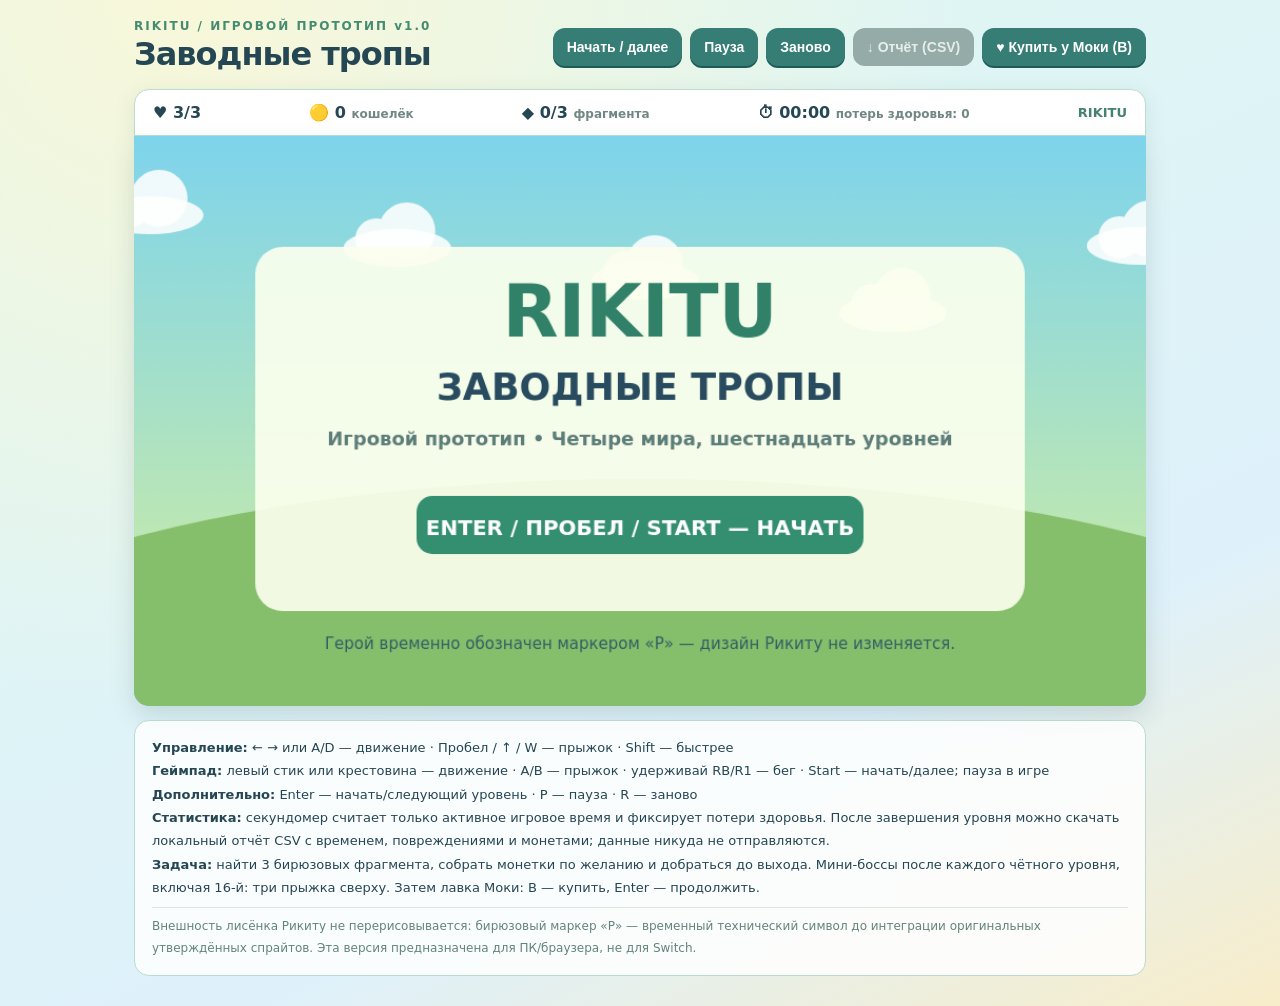
<file: index.html>
<!doctype html>
<html lang="ru">
<head>
<meta charset="UTF-8"/>
<meta name="viewport" content="width=device-width, initial-scale=1"/>
<title>RIKITU: Заводные тропы — игровой прототип v1.0</title>
<link rel="stylesheet" href="style.css"/>
</head>
<body>
<main class="shell">
  <header class="top">
    <div><div class="eyebrow">RIKITU / ИГРОВОЙ ПРОТОТИП v1.0</div><h1>Заводные тропы</h1></div>
    <div class="topactions"><button id="start">Начать / далее</button><button id="pause">Пауза</button><button id="restart">Заново</button><button id="export-results" disabled title="Отчёт появится после прохождения первого уровня">↓ Отчёт (CSV)</button><button id="buy-heart">♥ Купить у Моки (B)</button></div>
  </header>
  <div id="hud" class="hud" aria-live="polite"><span>♥ 3</span><span>🟡 0</span><span>◆ 0/3</span><span>RIKITU</span></div>
  <div class="stage"><canvas id="game" width="960" height="540" aria-label="Игровой прототип шестнадцати уровней RIKITU"></canvas></div>
  <div class="touchbar" aria-label="Экранное управление"><button data-touch="left">◀</button><button data-touch="right">▶</button><button data-touch="jump">ПРЫЖОК</button></div>
  <div class="help">
    <div><b>Управление:</b> ← → или A/D — движение · Пробел / ↑ / W — прыжок · Shift — быстрее</div>
    <div><b>Геймпад:</b> левый стик или крестовина — движение · A/B — прыжок · удерживай RB/R1 — бег · Start — начать/далее; пауза в игре</div>
    <div><b>Дополнительно:</b> Enter — начать/следующий уровень · P — пауза · R — заново</div>
    <div><b>Статистика:</b> секундомер считает только активное игровое время и фиксирует потери здоровья. После завершения уровня можно скачать локальный отчёт CSV с временем, повреждениями и монетами; данные никуда не отправляются.</div>
    <div><b>Задача:</b> найти 3 бирюзовых фрагмента, собрать монетки по желанию и добраться до выхода. Мини-боссы после каждого чётного уровня, включая 16-й: три прыжка сверху. Затем лавка Моки: B — купить, Enter — продолжить.</div>
    <div class="note">Внешность лисёнка Рикиту не перерисовывается: бирюзовый маркер «Р» — временный технический символ до интеграции оригинальных утверждённых спрайтов. Эта версия предназначена для ПК/браузера, не для Switch.</div>
  </div>
</main>
<script src="game-core.js"></script>
<script src="game.js"></script>
</body>
</html>
</file>
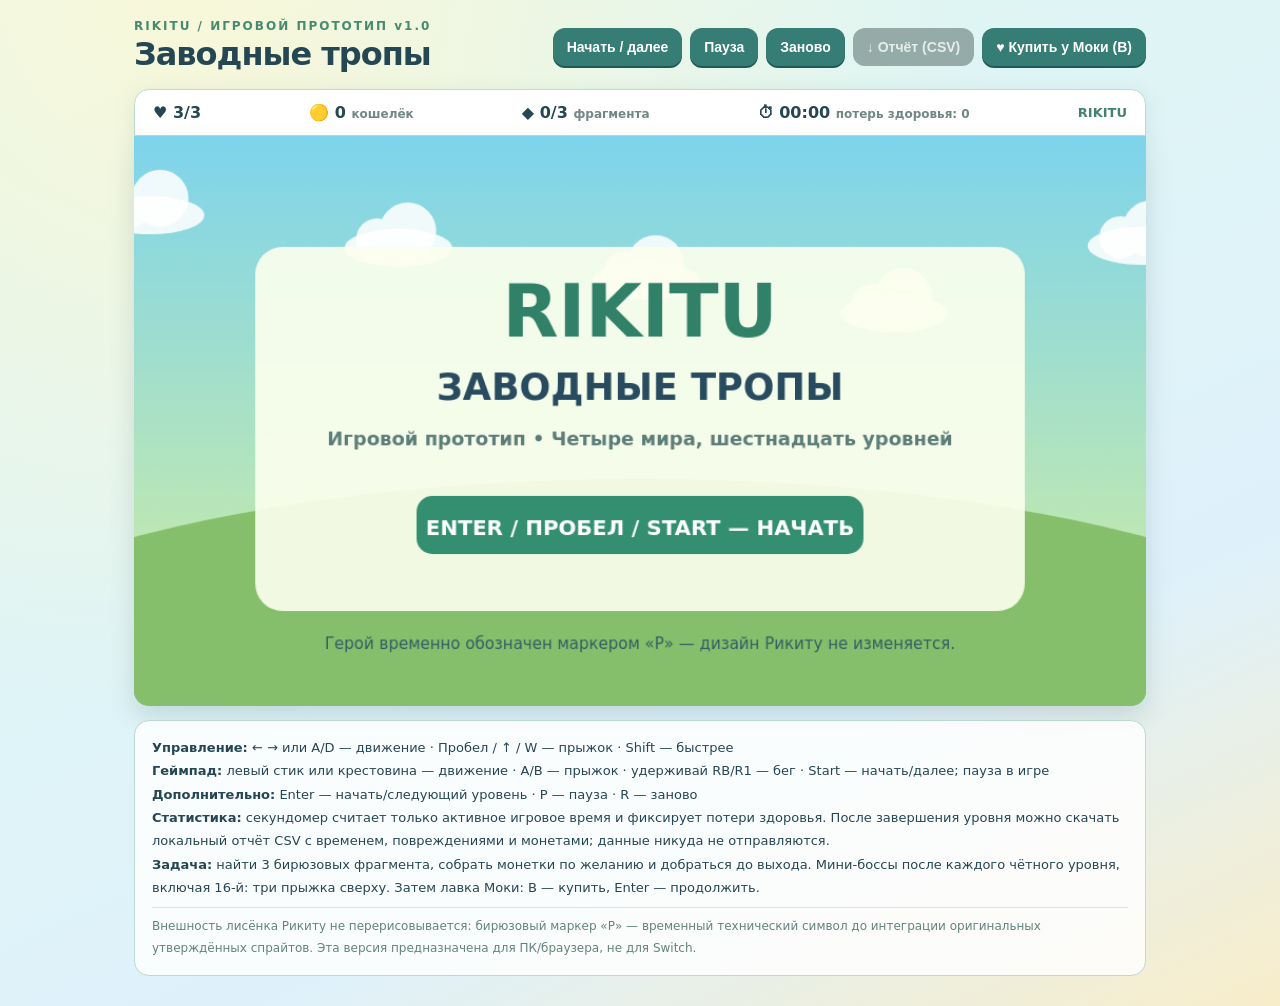
<file: RIKITU_play_now.html>
<!doctype html>
<html lang="ru">
<head>
<meta charset="UTF-8"/>
<meta name="viewport" content="width=device-width, initial-scale=1"/>
<title>RIKITU: Заводные тропы — игровой прототип v1.0</title>
<style>
:root{color-scheme:light;font-family:system-ui,-apple-system,BlinkMacSystemFont,'Segoe UI',sans-serif; background:#e8f4ec;color:#254653}
*{box-sizing:border-box}body{margin:0;min-height:100vh;background:radial-gradient(ellipse at 15% 0%,#f8f7d9,transparent 50%),linear-gradient(155deg,#e0f8ef,#def1fb 70%,#f8edca)}
.shell{margin:auto;max-width:1060px;padding:19px 24px 30px}.top{display:flex;gap:10px;align-items:center;justify-content:space-between;flex-wrap:wrap;margin-bottom:14px}.eyebrow{font-size:12px;font-weight:900;letter-spacing:2px;color:#448b70}h1{margin:3px 0;font-size:32px;line-height:1.14;letter-spacing:-1px}.topactions{display:flex;gap:8px;flex-wrap:wrap}button{border:none;cursor:pointer;border-radius:12px;background:#367e75;color:#fff;font-size:14px;font-weight:800;padding:11px 14px;box-shadow:0 2px 0 #1e5b56}button:hover{background:#2c695f}button:disabled{background:#94aba7;color:#e7eeea;cursor:not-allowed;box-shadow:none}button:active{transform:translateY(1px);box-shadow:0 1px 0 #1e5b56}.hud{display:flex;flex-wrap:wrap;justify-content:space-between;gap:12px;padding:13px 18px;align-items:center;background:#fff;box-shadow:0 4px 20px #56756622;border:1px solid #bdddcf;border-radius:15px 15px 0 0;font-weight:900}.hud span{white-space:nowrap}.hud span small{color:#708783;font-size:12px;font-weight:600}.hud .level-mark{color:#458171;font-size:13px}.stage{overflow:hidden;background:#76c4df;border-radius:0 0 15px 15px;box-shadow:0 10px 24px #2e58552b}canvas{display:block;width:100%;height:auto;aspect-ratio:16/9;image-rendering:auto}.help{margin-top:14px;background:#ffffffd9;padding:15px 17px;border:1px solid #bbd9cf;border-radius:15px;font-size:13px;line-height:1.8}.note{margin-top:8px;border-top:1px solid #d7e7dc;padding-top:8px;color:#63837d;font-size:12px}.touchbar{display:flex;gap:10px;justify-content:center;margin:12px 0 0;touch-action:none}.touchbar button{font-size:17px;min-width:88px;padding:15px}.touchbar button:last-child{min-width:165px;background:#c68043}@media(min-width:1024px){.touchbar{display:none}}@media(max-width:600px){.shell{padding:8px 8px 30px}h1{font-size:27px}.topactions button{font-size:11px;padding:9px}.hud{gap:5px;padding:10px 8px;font-size:13px}.hud .level-mark{font-size:10px}.help{font-size:12px}.note{font-size:11px}}

</style>
</head>
<body>
<main class="shell">
  <header class="top">
    <div><div class="eyebrow">RIKITU / ИГРОВОЙ ПРОТОТИП v1.0</div><h1>Заводные тропы</h1></div>
    <div class="topactions"><button id="start">Начать / далее</button><button id="pause">Пауза</button><button id="restart">Заново</button><button id="export-results" disabled title="Отчёт появится после прохождения первого уровня">↓ Отчёт (CSV)</button><button id="buy-heart">♥ Купить у Моки (B)</button></div>
  </header>
  <div id="hud" class="hud" aria-live="polite"><span>♥ 3</span><span>🟡 0</span><span>◆ 0/3</span><span>RIKITU</span></div>
  <div class="stage"><canvas id="game" width="960" height="540" aria-label="Игровой прототип шестнадцати уровней RIKITU"></canvas></div>
  <div class="touchbar" aria-label="Экранное управление"><button data-touch="left">◀</button><button data-touch="right">▶</button><button data-touch="jump">ПРЫЖОК</button></div>
  <div class="help">
    <div><b>Управление:</b> ← → или A/D — движение · Пробел / ↑ / W — прыжок · Shift — быстрее</div>
    <div><b>Геймпад:</b> левый стик или крестовина — движение · A/B — прыжок · удерживай RB/R1 — бег · Start — начать/далее; пауза в игре</div>
    <div><b>Дополнительно:</b> Enter — начать/следующий уровень · P — пауза · R — заново</div>
    <div><b>Статистика:</b> секундомер считает только активное игровое время и фиксирует потери здоровья. После завершения уровня можно скачать локальный отчёт CSV с временем, повреждениями и монетами; данные никуда не отправляются.</div>
    <div><b>Задача:</b> найти 3 бирюзовых фрагмента, собрать монетки по желанию и добраться до выхода. Мини-боссы после каждого чётного уровня, включая 16-й: три прыжка сверху. Затем лавка Моки: B — купить, Enter — продолжить.</div>
    <div class="note">Внешность лисёнка Рикиту не перерисовывается: бирюзовый маркер «Р» — временный технический символ до интеграции оригинальных утверждённых спрайтов. Эта версия предназначена для ПК/браузера, не для Switch.</div>
  </div>
</main>
<script>
/* RIKITU: Zavodnye Tropy — portable rules, no copyrighted visual assets.
 * This module works in both browsers (window.RikituCore) and Node (require).
 */
(function(root, make) {
  const api = make();
  if (typeof module !== 'undefined' && module.exports) module.exports = api;
  root.RikituCore = api;
})(typeof globalThis !== 'undefined' ? globalThis : this, function(){
  'use strict';
  const SETTINGS = Object.freeze({
    gravity: 1580,
    jumpSpeed: 625,
    walkSpeed: 225,
    runSpeed: 265,
    playerWidth: 33,
    playerHeight: 43,
    startingHearts: 3,
    maxHearts: 7,
    coinsPerStage: 90,
    heartUnlockStages: [2,6,10,14],
    heartUpgradePrices: [120,160,200,240],
    fragmentsPerStage: 3,
    checkpointX: [1260, 1430],
    invincibility: 1.6,
    coyoteTime: 0.115,
    jumpBuffer: 0.12,
  });
  function boxHit(a,b){return a.x < b.x+b.w && a.x+a.w > b.x && a.y < b.y+b.h && a.y+a.h>b.y;}
  function canExit(fragments,bossRequired,bossDefeated){
    return fragments>=SETTINGS.fragmentsPerStage && (!bossRequired || bossDefeated);
  }
  function collectFragment(collected,id) {const after = new Set(collected);after.add(id);return after;}
  function playerCanJump(p) {return !!p.grounded || p.coyote>0;}
  function stompFromAbove(prevBottom, nowBottom, targetTop, falling){
    return falling && prevBottom<=targetTop+12 && nowBottom >=targetTop;
  }
  function heartAfterDamage(hearts) {return Math.max(0,hearts-1);}
  function isShopStage(stage){return Number.isInteger(stage)&&stage>=2&&stage<=16&&stage%2===0;}
  function unlockedUpgrades(clearedStage){
    return SETTINGS.heartUnlockStages.filter(s=>clearedStage>=s).length;
  }
  function nextHeartPurchase(clearedStage,purchasedCount,coins){
    const limit=unlockedUpgrades(clearedStage);
    if(!isShopStage(clearedStage)||!Number.isInteger(purchasedCount)||purchasedCount<0||purchasedCount>=4)
      return {available:false,reason:'not-in-shop-or-maxed'};
    if(purchasedCount>=limit)return {available:false,reason:'not-unlocked'};
    const price=SETTINGS.heartUpgradePrices[purchasedCount];
    return {available:coins>=price,reason:coins>=price?'ready':'insufficient-coins',price,
      heartsAfter:SETTINGS.startingHearts+purchasedCount+1,unlocked:limit};
  }
  function buyHeart(clearedStage,purchasedCount,coins){
    const offer=nextHeartPurchase(clearedStage,purchasedCount,coins);
    if(!offer.available)return {success:false,purchasedCount,coins,hearts:SETTINGS.startingHearts+purchasedCount};
    return {success:true,purchasedCount:purchasedCount+1,coins:coins-offer.price,hearts:offer.heartsAfter};
  }
  return {SETTINGS,boxHit,canExit,collectFragment,playerCanJump,stompFromAbove,heartAfterDamage,
    isShopStage,unlockedUpgrades,nextHeartPurchase,buyHeart};
});

</script>
<script>
(function () {
  'use strict';
  const C=window.RikituCore;
  if(!C) throw new Error('game-core.js must load before game.js');
  const canvas=document.querySelector('#game'),ctx=canvas.getContext('2d');
  const W=960,H=540,GROUND=456;
  const sfx=()=>{}; // Sound will come from original RIKITU sound-design later.
  // v0.2: four sections, three checkpoints and exactly 90 optional coins per route.
  const coinsAlong=(spans,step=145)=>spans.flatMap(([a,b])=>{
    const out=[];for(let x=Math.max(160,a+135);x<b-80;x+=step)out.push([x,393]);return out;
  });
  const platformCoins=platforms=>platforms.flatMap(([x,y,w])=>
    [0.25,0.50,0.75].map(t=>[Math.round(x+w*t),y-46]));
  const chapterInfo=[
    {name:'Цветочная тропа',world:'Солнечная долина',width:7900,
      ground:[[0,1660],[1735,3020],[3095,4310],[4385,5790],[5865,7900]],
      platforms:[[490,390,185],[1030,383,175],[1450,386,165],[2080,385,200],[2630,388,185],
        [3380,386,195],[3560,374,165],[4040,391,195],[4740,389,190],[5230,378,190],
        [5600,394,145],[6280,382,180],[6770,388,210],[7330,388,180]],
      fragments:[[1530,345],[3650,332],[6870,347]],checkpoints:[2050,4490,6150],
      enemies:[{x:820,a:745,b:1030},{x:2450,a:2310,b:2700},{x:3270,a:3150,b:3470},
        {x:4840,a:4660,b:5070},{x:5480,a:5350,b:5640},{x:7130,a:7030,b:7320}],
      sections:[[0,'Цветущие луга'],[2000,'Лесная опушка'],[4200,'Старый ручей'],[6100,'Дорога к мосту']],
      gate:7770,boss:null,startText:'Длинная Цветочная тропа: найди три фрагмента по пути!',
      endText:'Мост восстановлен! Но у мельницы клубится странный пар. Надо проверить.',decor:'meadow'},
    {name:'Мельница у ручья',world:'Солнечная долина',width:8550,
      ground:[[0,1810],[1880,3250],[3330,4690],[4770,6050],[6130,8550]],
      platforms:[[545,385,180],[1190,388,200],[1590,379,190],[2320,381,180],
        [2850,386,185],[3590,390,180],[4210,379,210],[4470,394,180],
        [5140,383,210],[5780,384,155],[6540,386,185],[6980,382,195],[7450,382,185]],
      fragments:[[1650,340],[4275,340],[7030,343]],checkpoints:[2200,4930,6980],
      enemies:[{x:840,a:735,b:1050},{x:2520,a:2440,b:2750},{x:3710,a:3550,b:3900},
        {x:5330,a:5200,b:5520},{x:6320,a:6200,b:6530},{x:7260,a:7160,b:7440}],
      sections:[[0,'Речной берег'],[2100,'Деревянные настилы'],[4300,'Водяные колёса'],[6700,'Мельничный двор']],
      gate:8370,boss:{x:7910,hp:3,name:'Заводной Жук'},startText:'Собери три фрагмента и победи мини-босса!',
      endText:'Рикиту находит пластину с клеймом мастерской. Это точно не простая авария…',decor:'mill'}
    ,{name:'Грибная роща',world:'Солнечная долина',width:8270,
      ground:[[0,1670],[1745,3180],[3260,4790],[4870,6330],[6410,8270]],
      platforms:[[520,381,200],[1080,380,180],[1490,384,185],[2200,377,210],
        [2760,387,190],[3530,379,190],[3940,379,190],[4440,388,200],
        [5170,381,175],[5740,387,220],[6660,378,180],[7040,383,200],[7570,382,205]],
      mushrooms:[[940,GROUND],[2670,GROUND],[5660,GROUND]],
      fragments:[[1530,344],[3970,344],[7040,346]],checkpoints:[2010,4330,6520],
      enemies:[{x:860,a:760,b:1030},{x:2380,a:2280,b:2520},{x:3690,a:3490,b:3880},
        {x:5280,a:5170,b:5500},{x:6110,a:5970,b:6280},{x:7490,a:7330,b:7720}],
      sections:[[0,'Лесные поляны'],[2110,'Пружинящие грибы'],[4210,'Тихая пещера'],[6380,'Тайная тропа']],
      gate:8140,boss:null,startText:'Грибная роща: мягкие грибы подбрасывают Рикиту выше!',
      endText:'Все часы показывают 07:12. Рейна предлагает исследовать старый мост.',decor:'grove'},
    {name:'Мост шестерён',world:'Солнечная долина',width:8880,
      ground:[[0,1730],[1810,3370],[3450,4960],[5040,6610],[6690,8880]],
      platforms:[[610,380,190],[1280,378,200],[1630,383,175],[2380,378,200],
        [2910,383,185],[3680,376,195],[4220,382,210],[4710,379,180],
        [5460,382,195],[6040,379,215],[7070,382,175],[7420,376,205],[7930,381,190]],
      switches:[[2260,GROUND],[4930,GROUND],[6990,GROUND]],
      fragments:[[1580,343],[4590,339],[7420,343]],checkpoints:[2100,4570,6900],
      enemies:[{x:870,a:760,b:1020},{x:2570,a:2460,b:2850},{x:3860,a:3690,b:4060},
        {x:5510,a:5400,b:5690},{x:6360,a:6190,b:6550},{x:7620,a:7510,b:7840}],
      sections:[[0,'Первый пролёт'],[2190,'Механические опоры'],[4440,'Три рычага'],[6660,'Ворота моста']],
      gate:8740,boss:{x:8290,hp:3,name:'Страж моста'},
      startText:'Мост шестерён: включи рычаги, найди три фрагмента и одолей Стража!',
      endText:'Приказ закрыть мост отдали заранее. Рикиту с Рейной идут в Заводной город.',decor:'bridge'}
    ,{name:'Улица мастерских',world:'Заводной город',width:9140,
      ground:[[0,1790],[1865,3450],[3530,5020],[5095,6650],[6730,9140]],
      platforms:[[510,385,190],[1080,381,190],[1550,383,205],[2250,379,195],[2840,384,210],
        [3710,386,180],[4170,380,210],[4660,385,180],[5480,383,210],
        [5960,379,205],[7120,380,185],[7580,385,190],[8160,383,220]],
      conveyors:[[1070,430,300,48],[3890,430,300,-42],[6960,430,300,52]],
      fragments:[[1700,345],[4590,346],[7780,345]],checkpoints:[2200,4760,6920],
      enemies:[{x:780,a:670,b:1050},{x:2490,a:2370,b:2710},{x:3920,a:3760,b:4080},
        {x:5680,a:5540,b:5830},{x:6500,a:6360,b:6620},{x:8480,a:8330,b:8630}],
      sections:[[0,'Часовая улица'],[2280,'Фабричные дворы'],[4580,'Улица посылок'],[6890,'Площадь мастерских']],
      gate:8950,boss:null,startText:'Новый мир: Заводной город! Найди три фрагмента и накладную Кэша.',
      endText:'Кэш показывает накладную: все грузы везли через Подземную доставку.',decor:'city'},
    {name:'Подземная доставка',world:'Заводной город',width:9910,
      ground:[[0,1870],[1940,3550],[3630,5280],[5360,7020],[7100,9910]],
      platforms:[[520,382,185],[1230,378,210],[1720,380,205],[2440,383,200],[3080,379,190],
        [3910,382,205],[4680,378,195],[5160,386,175],[5910,383,190],
        [6520,379,210],[7550,385,190],[8170,381,195],[8780,383,205]],
      conveyors:[[590,431,310,42],[3980,430,310,-48],[7480,430,330,50]],
      vents:[[1350,GROUND],[4740,GROUND],[7910,GROUND]],
      fragments:[[1810,342],[5220,340],[8120,345]],checkpoints:[2300,5060,7360],
      enemies:[{x:780,a:680,b:1030},{x:2680,a:2550,b:2930},{x:3820,a:3700,b:4000},
        {x:5550,a:5430,b:5690},{x:6860,a:6770,b:6990},{x:8420,a:8260,b:8610}],
      sections:[[0,'Транспортный тоннель'],[2390,'Пневматические шахты'],[4870,'Зона сортировки'],[7350,'Главный грузовой склад']],
      gate:9730,boss:{x:9210,hp:3,name:'Пыльный бурильщик'},
      startText:'Подземная доставка: паровые подъёмники и конвейеры помогут найти детали.',
      endText:'Магистр Пыль подтверждает: тоннели закрыли по странному приказу.',decor:'tunnel'}
    ,{name:'Часовая площадь',world:'Заводной город',width:9470,
      ground:[[0,1820],[1895,3520],[3600,5220],[5300,6840],[6920,9470]],
      platforms:[[510,383,200],[1180,379,190],[1590,383,205],[2440,382,180],[3130,378,200],
        [3900,385,205],[4560,379,190],[5030,383,180],[5650,381,220],
        [6370,385,190],[7360,382,205],[8050,379,190],[8670,381,210]],
      clockPads:[[1350,GROUND],[4140,GROUND],[7770,GROUND]],
      conveyors:[[2600,430,310,40],[6030,430,300,-42]],
      fragments:[[1740,345],[4760,345],[8110,344]],checkpoints:[2240,4930,7240],
      enemies:[{x:850,a:720,b:1070},{x:2700,a:2590,b:2910},{x:4000,a:3830,b:4190},
        {x:5560,a:5450,b:5750},{x:6590,a:6470,b:6800},{x:8410,a:8280,b:8560}],
      sections:[[0,'Колокольная улица'],[2360,'Площадь механиков'],[4720,'Архивный проход'],[7040,'Старый регистратор']],
      gate:9290,boss:null,startText:'Часовая площадь: циферблаты поднимают Рикиту без ограничения времени.',
      endText:'Регистратор сохранил время 07:12. Кто-то позднее исправил записи!',decor:'clock'},
    {name:'Склад приказов',world:'Заводной город',width:10180,
      ground:[[0,1900],[1980,3700],[3780,5520],[5600,7450],[7530,10180]],
      platforms:[[480,381,195],[1250,384,205],[1690,380,190],[2390,379,205],
        [3120,385,195],[4100,381,200],[4770,383,205],[5390,380,185],
        [6160,382,195],[6840,379,210],[7660,384,200],[8310,381,205],[8970,379,190]],
      conveyors:[[890,430,315,45],[4320,430,300,-48],[7730,430,330,47]],
      switches:[[2120,GROUND],[5390,GROUND],[7560,GROUND]],
      fragments:[[1820,344],[5080,343],[8450,343]],checkpoints:[2380,5230,7710],
      enemies:[{x:850,a:740,b:1090},{x:2720,a:2590,b:2870},{x:4250,a:4100,b:4480},
        {x:5840,a:5720,b:6080},{x:7230,a:7050,b:7410},{x:8560,a:8460,b:8820}],
      sections:[[0,'Приёмная склада'],[2460,'Линия сортировки'],[4990,'Комната печатей'],[7650,'Хранилище распоряжений']],
      gate:9990,boss:{x:9470,hp:3,name:'Патрульный автомат'},
      startText:'Склад приказов: активируй печати и найди три детали до выхода.',
      endText:'Рэтчет предъявил приказ центральной службы. Нить расследования ведёт в Забытые горы.',decor:'depot'}
    ,{name:'Туманный перевал',world:'Забытые горы',width:9520,
      ground:[[0,1830],[1910,3510],[3590,5260],[5340,7030],[7110,9520]],
      platforms:[[560,384,190],[1240,381,210],[1680,385,180],[2410,379,195],
        [3020,382,200],[3850,383,210],[4480,379,200],[5030,382,185],
        [5720,380,205],[6460,384,210],[7430,381,185],[8060,379,195],[8650,384,200]],
      gusts:[[1240,GROUND],[3880,GROUND],[7520,GROUND]],
      fragments:[[1740,344],[4730,344],[8170,345]],checkpoints:[2280,4880,7290],
      enemies:[{x:840,a:730,b:1040},{x:2610,a:2510,b:2880},{x:4170,a:4060,b:4370},
        {x:5660,a:5510,b:5820},{x:6870,a:6710,b:6980},{x:8460,a:8330,b:8680}],
      sections:[[0,'Туманная дорога'],[2310,'Скальный уступ'],[4810,'Старая метеостанция'],[7210,'Перевалочный пункт']],
      gate:9330,boss:null,startText:'Туманный перевал: восходящие потоки помогают перепрыгивать скалы.',
      endText:'В горной накладной указан необычный груз, направленный на Облачную пристань.',decor:'mountain'},
    {name:'Облачная пристань',world:'Забытые горы',width:10320,
      ground:[[0,1940],[2010,3820],[3900,5660],[5740,7670],[7750,10320]],
      platforms:[[580,383,205],[1180,379,190],[1710,382,210],[2480,382,205],
        [3180,378,195],[4260,382,195],[4850,381,205],[5470,384,185],
        [6350,380,210],[7050,383,195],[8040,381,190],[8680,379,210],[9260,384,200]],
      gusts:[[980,GROUND],[4300,GROUND],[7120,GROUND],[8620,GROUND]],
      conveyors:[[2860,430,300,38],[6520,430,300,-38]],
      fragments:[[1900,345],[5210,342],[8740,343]],checkpoints:[2470,5420,8020],
      enemies:[{x:870,a:760,b:1010},{x:2700,a:2550,b:2850},{x:4420,a:4300,b:4650},
        {x:6130,a:6000,b:6340},{x:7380,a:7210,b:7550},{x:9030,a:8900,b:9240}],
      sections:[[0,'Подъём к причалу'],[2560,'Облачные платформы'],[5120,'Зал погрузки'],[7920,'Лётная площадка']],
      gate:10140,boss:{x:9650,hp:3,name:'Ветряной автомат'},
      startText:'Облачная пристань: используй безопасные восходящие потоки, чтобы найти детали.',
      endText:'Капитан Буря сообщил: часовое оборудование везли по закрытому маршруту.',decor:'skyport'}
    ,{name:'Кристальные пещеры',world:'Забытые горы',width:9820,
      ground:[[0,1850],[1930,3630],[3710,5470],[5550,7250],[7330,9820]],
      platforms:[[540,381,185],[1100,378,195],[1560,383,205],[2350,381,190],
        [3060,385,195],[3890,379,210],[4560,383,190],[5090,380,190],
        [5900,380,215],[6620,383,205],[7500,380,190],[8190,383,210],[8930,380,190]],
      crystals:[[1120,GROUND],[3980,GROUND],[7650,GROUND]],
      fragments:[[1770,343],[4930,341],[8440,343]],checkpoints:[2370,5050,7470],
      enemies:[{x:850,a:710,b:1020},{x:2690,a:2510,b:2870},{x:4060,a:3920,b:4250},
        {x:5800,a:5650,b:5950},{x:6990,a:6810,b:7190},{x:8610,a:8470,b:8800}],
      sections:[[0,'Сверкающий вход'],[2430,'Зал кристаллов'],[4820,'Архив древних мастеров'],[7340,'Подземный ручей']],
      gate:9620,boss:null,startText:'Кристальные пещеры: светящиеся кристаллы мягко подбрасывают вверх.',
      endText:'Леди Морин показала старинный чертёж: Сердце дорог специально разъединяет шестерни при аварии.',decor:'crystal'},
    {name:'Шахта молчания',world:'Забытые горы',width:10700,
      ground:[[0,1910],[1990,3860],[3940,5900],[5980,7970],[8050,10700]],
      platforms:[[540,380,195],[1260,383,190],[1810,378,200],[2510,380,200],
        [3260,385,195],[4150,380,205],[4800,383,210],[5450,381,190],
        [6300,381,210],[7100,380,200],[8200,380,190],[8870,383,195],[9470,381,200]],
      conveyors:[[730,430,290,43],[4610,430,300,-44],[8290,430,330,46]],
      vents:[[1480,GROUND],[5140,GROUND],[7580,GROUND]],
      switches:[[2590,GROUND],[6030,GROUND],[8260,GROUND]],
      fragments:[[1810,343],[5600,342],[9130,344]],checkpoints:[2520,5490,8200],
      enemies:[{x:840,a:730,b:1040},{x:2800,a:2680,b:3020},{x:4300,a:4150,b:4500},
        {x:6660,a:6530,b:6850},{x:7850,a:7740,b:7970},{x:9110,a:8970,b:9270}],
      sections:[[0,'Шахтные ворота'],[2740,'Сортировка руды'],[5440,'Термальный архив'],[8180,'Площадка буровых машин']],
      gate:10530,boss:{x:9930,hp:3,name:'Буровой караул'},
      startText:'Шахта молчания: используй пар и конвейеры, затем останови Буровой караул.',
      endText:'Шахтный регистратор подтвердил опасное ускорение Сердца дорог. Нужно найти способ безопасного ремонта.',decor:'mine'}
    ,{name:'Замковые сады',world:'Замок механизмов',width:9950,
      ground:[[0,1950],[2030,3890],[3970,5860],[5940,7750],[7830,9950]],
      platforms:[[570,381,205],[1240,383,195],[1770,380,190],[2520,381,210],
        [3240,379,190],[4230,382,200],[4880,379,210],[5570,381,185],
        [6410,379,205],[7150,383,190],[8060,381,195],[8620,380,205],[9150,383,210]],
      mushrooms:[[1100,GROUND],[4780,GROUND],[8190,GROUND]],
      switches:[[2330,GROUND],[6110,GROUND],[8080,GROUND]],
      fragments:[[1840,344],[5240,342],[8730,346]],checkpoints:[2520,5280,7950],
      enemies:[{x:890,a:750,b:1070},{x:2790,a:2660,b:2960},{x:4380,a:4230,b:4630},
        {x:6580,a:6440,b:6760},{x:7640,a:7500,b:7740},{x:9060,a:8920,b:9250}],
      sections:[[0,'Розарий башен'],[2510,'Аллея статуй'],[5060,'Сад заводных ворот'],[7640,'Путь в литейную']],
      gate:9780,boss:null,startText:'Замковые сады: ищи три фрагмента, мягкие грибы и безопасные механические рычаги.',
      endText:'Барон Грейсток раскрыл свои сделки и указал дорогу к мастерской Моториуса.',decor:'gardens'},
    {name:'Литейная Сердца',world:'Замок механизмов',width:11200,
      ground:[[0,2040],[2120,4220],[4300,6420],[6500,8660],[8740,11200]],
      platforms:[[530,382,200],[1230,379,205],[1890,383,190],[2690,380,205],
        [3520,381,195],[4700,382,210],[5310,379,205],[6000,380,195],
        [6950,381,205],[7680,383,195],[8800,379,190],[9450,383,195],[10140,380,205]],
      conveyors:[[800,430,310,45],[4670,430,300,-42],[8940,430,320,47]],
      vents:[[1570,GROUND],[5420,GROUND],[8380,GROUND]],
      switches:[[2380,GROUND],[6500,GROUND],[8770,GROUND]],
      fragments:[[1960,343],[5900,344],[9560,342]],checkpoints:[2600,5800,8690],
      enemies:[{x:870,a:740,b:1040},{x:2990,a:2790,b:3160},{x:4740,a:4540,b:4920},
        {x:6930,a:6710,b:7130},{x:8350,a:8200,b:8590},{x:9590,a:9460,b:9800}],
      sections:[[0,'Зал руды'],[2740,'Кузнечные механизмы'],[5470,'Литейные конвейеры'],[8760,'Главная сборочная']],
      gate:11020,boss:{x:10470,hp:3,name:'Сборочный исполин'},
      startText:'Литейная Сердца: поднимайся на пару, обходи машины и останови Сборочного исполина.',
      endText:'Моториус показал ограничитель скорости. Теперь Сердце дорог можно восстановить безопасно.',decor:'foundry'}
    ,{name:'Галерея часов',world:'Замок механизмов',width:10300,
      ground:[[0,1970],[2050,4070],[4150,6120],[6200,8160],[8240,10300]],
      platforms:[[520,381,205],[1160,380,205],[1750,382,195],[2590,380,210],
        [3350,383,205],[4480,380,200],[5090,382,205],[5680,380,195],
        [6620,381,210],[7320,384,190],[8490,380,205],[9090,382,195],[9640,381,205]],
      clockPads:[[1150,GROUND],[4500,GROUND],[8470,GROUND]],
      switches:[[2320,GROUND],[6360,GROUND],[8550,GROUND]],
      fragments:[[1800,345],[5490,343],[9290,343]],checkpoints:[2500,5430,8210],
      enemies:[{x:870,a:730,b:1050},{x:2810,a:2690,b:3000},{x:4550,a:4420,b:4770},
        {x:6660,a:6540,b:6900},{x:7960,a:7810,b:8130},{x:9390,a:9260,b:9550}],
      sections:[[0,'Коридор маятников'],[2580,'Башня циферблатов'],[5250,'Архив времени'],[8220,'Последняя запись']],
      gate:10120,boss:null,startText:'Галерея часов: циферблаты помогают добраться до записей без таймера.',
      endText:'Запись 07:12 доказывает: Хроном сам запустил аварийную остановку Сердца дорог.',decor:'gallery'},
    {name:'Зал Сердца',world:'Замок механизмов',width:11750,
      ground:[[0,2160],[2240,4490],[4570,6830],[6910,9110],[9190,11750]],
      platforms:[[520,380,195],[1230,381,200],[1820,383,195],[2860,380,210],
        [3590,381,205],[4760,382,210],[5550,380,190],[6150,382,195],
        [7390,381,210],[8120,380,200],[9160,382,195],[9930,380,195],[10740,380,210]],
      conveyors:[[880,430,330,44],[5070,430,300,-44],[9200,430,310,45]],
      vents:[[1700,GROUND],[5640,GROUND],[8580,GROUND]],
      clockPads:[[3310,GROUND],[7410,GROUND]],
      fragments:[[2020,342],[6200,342],[9950,342]],checkpoints:[2930,6260,9260],
      enemies:[{x:920,a:780,b:1130},{x:3090,a:2920,b:3310},{x:4850,a:4680,b:5000},
        {x:6990,a:6870,b:7200},{x:9030,a:8890,b:9120},{x:10120,a:9990,b:10370}],
      sections:[[0,'Подход к Сердцу'],[3030,'Каналы энергии'],[6000,'Защитный контур'],[9160,'Центральный механизм']],
      gate:11560,boss:{x:10950,hp:3,name:'Хранитель минут'},
      startText:'Зал Сердца: собери последнюю шестерёнку и отключи Хранителя минут.',
      endText:'Рикиту и Хроном запускают безопасное Сердце дорог. Часы идут: 07:13.',decor:'heart'}
  ].map(d=>{
    const coins=[...coinsAlong(d.ground),...platformCoins(d.platforms)];
    let i=0;
    while(coins.length<C.SETTINGS.coinsPerStage){
      const [a,b]=d.ground[i%d.ground.length],x=a+65+Math.floor(i/d.ground.length)*47;
      if(x<b-30&&!coins.some(c=>Math.abs(c[0]-x)<20&&Math.abs(c[1]-425)<20))coins.push([x,425]);
      i++;if(i>5000)throw new Error('Could not place target coins');
    }
    return {...d,coins:coins.slice(0,C.SETTINGS.coinsPerStage)};
  });
  const keys=new Set(); const touch={left:false,right:false,jump:false};
  let mode='title',levelIndex=0,level=null,p=null,cam=0,frame=0,lastTime=0,acc=0,toast='',toastTime=0,storyText='',bossHint=false;
  const fixed=1/60;
  let stageCoins=0,allCoins=0,purchasedHearts=0,shopStage=0;
  let stageSeconds=0,stageHits=0,stageRecords=[];
  const lifeCapacity=()=>C.SETTINGS.startingHearts+purchasedHearts;
  const clamp=(v,a,b)=>Math.min(b,Math.max(a,v));
  const coinBox=(x,y)=>({x:x-12,y:y-12,w:24,h:24});
  const formatClock=seconds=>`${String(Math.floor(seconds/60)).padStart(2,'0')}:${String(Math.floor(seconds%60)).padStart(2,'0')}`;

  const SAVE_KEY='rikitu-zavodnye-tropy-checkpoint-v1';
  const allowedSaveModes=new Set(['playing','between','shop','victory']);
  function readSave(){
    try{
      const raw=localStorage.getItem(SAVE_KEY);
      if(!raw)return null;
      const s=JSON.parse(raw);
      const int=x=>Number.isInteger(x);
      if(!s||s.version!==1||!allowedSaveModes.has(s.mode))return null;
      if(!int(s.levelIndex)||s.levelIndex<0||s.levelIndex>=chapterInfo.length)return null;
      // v0.5 ended after level 4; migrate its victory screen into the level-5 transition.
      if(s.mode==='victory'&&s.levelIndex===3&&chapterInfo.length>4)s.mode='between';
      if(s.mode==='victory'&&s.levelIndex===5&&chapterInfo.length>6)s.mode='between';
      if(s.mode==='victory'&&s.levelIndex===7&&chapterInfo.length>8)s.mode='between';
      if(s.mode==='victory'&&s.levelIndex===9&&chapterInfo.length>10)s.mode='between';
      if(s.mode==='victory'&&s.levelIndex===11&&chapterInfo.length>12)s.mode='between';
      if(s.mode==='victory'&&s.levelIndex===13&&chapterInfo.length>14)s.mode='between';
      if(!int(s.wallet)||s.wallet<0||s.wallet>chapterInfo.length*C.SETTINGS.coinsPerStage)return null;
      if(!int(s.purchased)||s.purchased<0||s.purchased>4||s.purchased>C.unlockedUpgrades(s.levelIndex+1))return null;
      if(!Array.isArray(s.fragments)||!Array.isArray(s.coins)||!Array.isArray(s.switches))return null;
      const d=chapterInfo[s.levelIndex];
      const validIds=(ids,max)=>ids.length<=max&&new Set(ids).size===ids.length&&ids.every(v=>int(v)&&v>=0&&v<max);
      if(!validIds(s.fragments,3)||!validIds(s.coins,d.coins.length)||!validIds(s.switches,(d.switches||[]).length))return null;
      if(!int(s.stageCoins)||s.stageCoins!==s.coins.length)return null; // Wallet may be lower after Moki purchases.
      if(!int(s.checkpoint)||![105,...d.checkpoints].includes(s.checkpoint))return null;
      if(!int(s.hearts)||s.hearts<1||s.hearts>3+s.purchased)return null;
      // Optional fields: existing checkpoint saves created before the pacing update remain valid.
      if(s.seconds!==undefined&&(!Number.isFinite(s.seconds)||s.seconds<0||s.seconds>36000))return null;
      if(s.hits!==undefined&&(!int(s.hits)||s.hits<0||s.hits>9999))return null;
      // Completion history was introduced after the original checkpoint format.
      if(s.records!==undefined){
        if(!Array.isArray(s.records)||s.records.length>chapterInfo.length)return null;
        const used=new Set();
        for(const r of s.records){
          if(!r||!int(r.stage)||r.stage<1||r.stage>s.levelIndex+1||used.has(r.stage))return null;
          if(!Number.isFinite(r.seconds)||r.seconds<0||r.seconds>36000)return null;
          if(!int(r.hits)||r.hits<0||r.hits>9999)return null;
          if(!int(r.coins)||r.coins<0||r.coins>C.SETTINGS.coinsPerStage)return null;
          used.add(r.stage);
        }
      }
      if(typeof s.bossDown!=='boolean')return null;
      if(s.mode==='shop'&&(!C.isShopStage(s.levelIndex+1)||!s.bossDown))return null;
      if(s.mode==='between'&&s.levelIndex>=chapterInfo.length-1)return null;
      if(s.mode==='victory'&&s.levelIndex!==chapterInfo.length-1)return null;
      return s;
    }catch(e){return null;}
  }
  let startupSave=readSave();
  function persist(){
    if(!level||!p||!allowedSaveModes.has(mode))return;
    const data={version:1,levelIndex,mode,wallet:allCoins,purchased:purchasedHearts,
      stageCoins,fragments:level.fragments.filter(x=>x.got).map(x=>x.id),
      coins:level.coins.filter(x=>x.got).map(x=>x.id),
      switches:level.switches.map((x,i)=>x.on?i:-1).filter(x=>x>=0),
      checkpoint:level.activeCheckpoint,hearts:p.hearts,
      seconds:Math.round(stageSeconds*10)/10,hits:stageHits,records:stageRecords.map(x=>({...x})),
      bossDown:!!level.boss&&!level.boss.alive};
    try{localStorage.setItem(SAVE_KEY,JSON.stringify(data));startupSave=data;}catch(e){}
  }
  function resume(){
    const s=startupSave;
    if(!s)return false;
    newLevel(s.levelIndex,false);
    allCoins=s.wallet;purchasedHearts=s.purchased;stageCoins=s.stageCoins;
    stageSeconds=s.seconds??0;stageHits=s.hits??0;stageRecords=(s.records||[]).map(x=>({...x}));
    for(const item of level.fragments)item.got=s.fragments.includes(item.id);
    for(const item of level.coins)item.got=s.coins.includes(item.id);
    level.switches.forEach((sw,i)=>{sw.on=s.switches.includes(i)});
    level.activeCheckpoint=s.checkpoint;
    level.checkpointCount=level.checkpoints.filter(cp=>cp<=s.checkpoint).length;
    p.spawnX=s.checkpoint;p.x=p.spawnX;p.y=GROUND-p.h;p.hearts=s.hearts;p.inv=1;
    if(s.bossDown&&level.boss){level.boss.alive=false;level.boss.hp=0;}
    mode=s.mode;shopStage=mode==='shop'?levelIndex+1:0;
    announce('Игра восстановлена с контрольной точки',2.5);
    updateHud();persist();return true;
  }

  function newLevel(index,save=true) {
    levelIndex=index;
    const d=chapterInfo[index];
    level={...d,
      platforms:d.platforms.map(a=>({x:a[0],y:a[1],w:a[2],h:16})),
      ground:d.ground.map(a=>({x:a[0],y:GROUND,w:a[1]-a[0],h:H-GROUND+180})),
      fragments:d.fragments.map((a,i)=>({id:i,x:a[0],y:a[1],w:25,h:25,got:false})),
      coins:d.coins.map((a,i)=>({id:i,x:a[0],y:a[1],got:false})),
      mushrooms:(d.mushrooms||[]).map(([x,y])=>({x,y})),
      conveyors:(d.conveyors||[]).map(([x,y,w,speed])=>({x,y,w,speed})),
      vents:(d.vents||[]).map(([x,y])=>({x,y})),
      clockPads:(d.clockPads||[]).map(([x,y])=>({x,y})),
      gusts:(d.gusts||[]).map(([x,y])=>({x,y})),
      crystals:(d.crystals||[]).map(([x,y])=>({x,y})),
      switches:(d.switches||[]).map(([x,y])=>({x,y,on:false})),
      enemies:d.enemies.map((e,i)=>({id:i,x:e.x,y:GROUND-28,w:33,h:28,a:e.a,b:e.b,dir:i%2?1:-1,dead:false})),
      boss:d.boss?{x:d.boss.x,y:GROUND-57,w:72,h:57,center:d.boss.x,hp:d.boss.hp,name:d.boss.name,hit:0,dir:1,alive:true}:null,
      activeCheckpoint:105, checkpointCount:0,
    };
    stageCoins=0;stageSeconds=0;stageHits=0;previousJump=false;
    p={x:105,y:GROUND-C.SETTINGS.playerHeight,w:C.SETTINGS.playerWidth,h:C.SETTINGS.playerHeight,
      vx:0,vy:0,grounded:false,coyote:0,jumpBuffer:0,inv:0,hearts:lifeCapacity(),
      spawnX:105, facing:1};
    cam=0;bossHint=false;toast=d.startText;toastTime=4.8;
    mode='playing';
    updateHud();if(save)persist();
  }
  function updateHud(){
    const fragmentCount=level?.fragments.filter(x=>x.got).length||0;
    const h=document.querySelector('#hud');
    h.innerHTML=`<span>♥ ${p?p.hearts:3}/${lifeCapacity()}</span><span>🟡 ${allCoins} <small>кошелёк</small></span><span>◆ ${fragmentCount}/3 <small>фрагмента</small></span><span>⏱ ${formatClock(stageSeconds)} <small>потерь здоровья: ${stageHits}</small></span><span class="level-mark">${level ? `${levelIndex+1}/${chapterInfo.length} — ${level.name} · ${Math.min(100,Math.round((p?.x||0)/level.width*100))}%` : 'RIKITU'}</span>`;
    document.querySelector('#export-results').disabled=stageRecords.length===0;
  }
  function announce(t,time=2.5){toast=t;toastTime=time;}
  function damage(){
    if(p.inv>0 || mode!=='playing')return;
    p.hearts=C.heartAfterDamage(p.hearts);p.inv=C.SETTINGS.invincibility;
    stageHits++;
    announce(p.hearts?'Осторожнее!':'Не беда! Вернёмся к контрольной точке.',1.6);
    if(p.hearts===0){p.hearts=lifeCapacity();respawn();}
    updateHud();persist();
  }
  function respawn(){
    p.x=p.spawnX;p.y=GROUND-p.h;p.vx=0;p.vy=0;p.inv=1.4;p.grounded=false;
    // Collected parts and coins persist, to keep the game accessible.
  }
  function jumpPressed(){return keys.has('Space')||keys.has('ArrowUp')||keys.has('KeyW')||touch.jump||gamepadJump;}
  let gamepadJump=false,gamepadX=0,gamepadRun=false,gamepadPause=false,previousJump=false;
  function readGamepad(){
    let pads=[];try{pads=navigator.getGamepads?navigator.getGamepads():[];}catch(e){}
    const gp=Array.from(pads).find(g=>g&&g.connected);
    gamepadX=gp?gp.axes[0]||0:0;
    // Standard Gamepad mapping: D-pad left/right override a neutral or analog stick axis.
    const dpadLeft=!!(gp&&gp.buttons[14]?.pressed);
    const dpadRight=!!(gp&&gp.buttons[15]?.pressed);
    if(dpadLeft||dpadRight)gamepadX=dpadLeft===dpadRight?0:(dpadLeft?-1:1);
    gamepadJump=!!(gp&&(gp.buttons[0]?.pressed||gp.buttons[1]?.pressed));
    gamepadRun=!!(gp&&gp.buttons[5]?.pressed); // RB/R1, held for faster movement.
    const pause=!!(gp&&gp.buttons[9]?.pressed);
    if(pause&&!gamepadPause){
      if(mode==='playing'||mode==='paused')togglePause();
      else act();
    }
    gamepadPause=pause;
  }
  function update(dt){
    frame++;readGamepad();
    if(mode!=='playing')return;
    stageSeconds+=dt;
    const d=C.SETTINGS;
    if(toastTime>0)toastTime-=dt;
    p.inv=Math.max(0,p.inv-dt);
    const left=keys.has('ArrowLeft')||keys.has('KeyA')||touch.left||gamepadX<-.30;
    const right=keys.has('ArrowRight')||keys.has('KeyD')||touch.right||gamepadX>.30;
    p.vx=((right?1:0)-(left?1:0))*((keys.has('ShiftLeft')||gamepadRun)?d.runSpeed:d.walkSpeed);
    if(p.vx)p.facing=Math.sign(p.vx);
    const jumpNow=jumpPressed();
    p.jumpBuffer=(jumpNow&&!previousJump)?d.jumpBuffer:Math.max(0,p.jumpBuffer-dt);
    previousJump=jumpNow;
    p.coyote=p.grounded?d.coyoteTime:Math.max(0,p.coyote-dt);
    if(p.jumpBuffer>0&&C.playerCanJump(p)) {
      p.vy=-d.jumpSpeed;p.grounded=false;p.coyote=0;p.jumpBuffer=0;sfx();
    }
    const oldBottom=p.y+p.h;
    p.x=clamp(p.x+p.vx*dt,0,level.width-p.w);
    p.vy=Math.min(1050,p.vy+d.gravity*dt);
    p.y+=p.vy*dt;p.grounded=false;
    const solids=[...level.ground,...level.platforms];
    for(const b of solids){
      if(p.x+p.w <= b.x+3||p.x>=b.x+b.w-3)continue;
      if(p.vy>=0 && oldBottom<=b.y+10 && p.y+p.h>=b.y && p.y<=b.y){
        p.y=b.y-p.h;p.vy=0;p.grounded=true;
      }
    }
    // Gentle moving floor belts and steam updrafts: no new action buttons.
    if(p.grounded){
      for(const belt of level.conveyors){
        if(p.x+p.w>belt.x&&p.x<belt.x+belt.w){
          p.x=clamp(p.x+belt.speed*dt,0,level.width-p.w);break;
        }
      }
      for(const vent of level.vents){
        if(p.x+p.w>vent.x-18&&p.x<vent.x+52){
          p.vy=-705;p.grounded=false;announce('Паровой подъёмник!',1.2);break;
        }
      }
    }
    if(p.grounded){
      for(const dial of level.clockPads){
        if(p.x+p.w>dial.x-16&&p.x<dial.x+54){
          p.vy=-675;p.grounded=false;
          announce('Часовая пружина! Никакого таймера.',1.4);break;
        }
      }
    }
    // Gust vents are forgiving lifts: never force horizontal drift towards a pit.
    if(p.grounded){
      for(const gust of level.gusts){
        if(p.x+p.w>gust.x-24&&p.x<gust.x+66){
          p.vy=-690;p.grounded=false;announce('Тёплый восходящий поток!',1.3);break;
        }
      }
    }
    if(p.grounded){
      for(const crystal of level.crystals){
        if(p.x+p.w>crystal.x-20&&p.x<crystal.x+60){
          p.vy=-690;p.grounded=false;announce('Кристаллическая пружина!',1.2);break;
        }
      }
    }
    // Spring mushrooms are forgiving, optional vertical shortcuts in the Grove.
    if(p.grounded){
      for(const m of level.mushrooms){
        if(p.x+p.w>m.x-20&&p.x<m.x+64&&Math.abs(p.y+p.h-m.y)<7){
          p.vy=-730;p.grounded=false;announce('Пружинящий гриб!',1.0);break;
        }
      }
    }
    // One-touch bridge levers animate the route; only fragments gate the exit.
    for(const sw of level.switches){
      if(!sw.on&&p.x+p.w>sw.x&&p.x<sw.x+34&&Math.abs(p.y+p.h-sw.y)<75){
        sw.on=true;announce('Рычаг включён! Мост оживает.',1.7);
      }
    }
    if(p.y>H+150){damage();respawn();}
    let checkpointChanged=false;
    for(const cp of level.checkpoints){
      if(p.x>=cp && level.activeCheckpoint<cp){
        level.activeCheckpoint=cp;level.checkpointCount++;p.spawnX=cp;checkpointChanged=true;
        announce(`✓ Контрольная точка ${level.checkpointCount}/3. Находки сохраняются!`,2.9);
      }
    }
    let hudChanged=false;
    for(const part of level.fragments){
      if(part.got)continue;
      if(C.boxHit(p,{x:part.x-20,y:part.y-30,w:65,h:72})){
        part.got=true;hudChanged=true;
        const count=level.fragments.filter(q=>q.got).length;
        announce(count===3?'◆ Деталь собрана! Путь к выходу открыт.':`◆ Найден фрагмент ${count} из 3!`,3.0);
      }
    }
    for(const coin of level.coins){
      if(coin.got)continue;
      if(C.boxHit(p,coinBox(coin.x,coin.y))){coin.got=true;stageCoins++;allCoins++;hudChanged=true;}
    }
    for(const e of level.enemies){
      if(e.dead)continue;
      e.x+=e.dir*43*dt;
      if(e.x<e.a||e.x>e.b){e.x=clamp(e.x,e.a,e.b);e.dir*=-1;}
      if(C.boxHit(p,e)){
        if(C.stompFromAbove(oldBottom,p.y+p.h,e.y,p.vy>=0)){
          e.dead=true;p.vy=-360;announce('Отличный прыжок!',1.1);
        }else damage();
      }
    }
    if(level.boss&&level.boss.alive){
      let boss=level.boss;
      boss.hit=Math.max(0,boss.hit-dt);
      boss.x+=boss.dir*48*dt;
      if(boss.x<boss.center-80||boss.x>boss.center+80)boss.dir*=-1;
      if(p.x>boss.center-380&&!bossHint){bossHint=true;announce(`Мини-босс: ${boss.name}. Прыгни сверху трижды!`,4.5);}
      if(C.boxHit(p,boss)){
        if(boss.hit<=0&&C.stompFromAbove(oldBottom,p.y+p.h,boss.y,p.vy>=0)){
          boss.hp--;boss.hit=0.85;p.vy=-490;p.y=boss.y-p.h-1;
          announce(boss.hp?`${boss.name}: осталось ${boss.hp} попаданий!`:`${boss.name} остановлен! Иди к выходу.`,2.3);
          if(boss.hp===0){boss.alive=false;persist();}
        }else if(boss.hit<=0) damage();
      }
    }
    if(hudChanged)updateHud();
    if(hudChanged||checkpointChanged)persist();
    if(p.x+p.w >level.gate-30){
      if(C.canExit(level.fragments.filter(x=>x.got).length,!!level.boss,!level.boss||!level.boss.alive)){
        if(!stageRecords.some(r=>r.stage===levelIndex+1))
          stageRecords.push({stage:levelIndex+1,seconds:Math.round(stageSeconds*10)/10,hits:stageHits,coins:stageCoins});
        storyText=level.endText; if(C.isShopStage(levelIndex+1)){mode='shop';shopStage=levelIndex+1;} else mode=levelIndex===chapterInfo.length-1?'victory':'between';
        updateHud();persist();
      } else if(toastTime<=0){
        const missing=level.fragments.filter(x=>!x.got);
        if(missing.length){
          const first=missing[0];
          const section=level.sections.reduce((found,s)=>s[0]<=first.x?s[1]:found,level.sections[0][1]);
          announce(`Фрагмент остался позади — участок «${section}». Вернись!`,3.3);
        }else announce('Сначала победи мини-босса!',2.6);
      }
    }
    const target=clamp(p.x-W*.37,0,Math.max(0,level.width-W));
    if(frame%15===0)updateHud();
    cam+=(target-cam)*clamp(8*dt,0,1);
  }
  function rounded(x,y,w,h,r,color){ctx.fillStyle=color;ctx.beginPath();ctx.roundRect(x,y,w,h,r);ctx.fill();}
  function text(t,x,y,size=22,color='#fff',align='left',weight='700'){
    ctx.textAlign=align;ctx.font=`${weight} ${size}px system-ui, Arial, sans-serif`;ctx.fillStyle=color;ctx.fillText(t,x,y);
  }
  function clouds(offset){
    ctx.save();ctx.translate(-offset*.15,0);
    for(let i=0;i<18;i++){
      let x=40+i*235,y=75+(i*31)%95;
      ctx.fillStyle='rgba(255,255,255,.88)';
      ctx.beginPath();ctx.ellipse(x,y,51,18,0,0,Math.PI*2);ctx.fill();
      ctx.beginPath();ctx.arc(x-20,y-8,20,0,Math.PI*2);ctx.arc(x+9,y-16,27,0,Math.PI*2);ctx.fill();
    }
    ctx.restore();
  }
  function background(){
    const gradient=ctx.createLinearGradient(0,0,0,H);
    if(level?.decor==='mill'){gradient.addColorStop(0,'#81d6ec');gradient.addColorStop(1,'#f3fbba');}
    else if(level?.decor==='city'){gradient.addColorStop(0,'#a7d3dc');gradient.addColorStop(1,'#ffe7bb');}
    else if(level?.decor==='tunnel'){gradient.addColorStop(0,'#637e9a');gradient.addColorStop(1,'#cad1ba');}
    else if(level?.decor==='clock'){gradient.addColorStop(0,'#c4c9ea');gradient.addColorStop(1,'#f8edbf');}
    else if(level?.decor==='depot'){gradient.addColorStop(0,'#a9b4c7');gradient.addColorStop(1,'#e6d2ac');}
    else if(level?.decor==='mountain'){gradient.addColorStop(0,'#89a6c1');gradient.addColorStop(1,'#dfead7');}
    else if(level?.decor==='skyport'){gradient.addColorStop(0,'#77bcdb');gradient.addColorStop(1,'#f7e4bf');}
    else if(level?.decor==='crystal'){gradient.addColorStop(0,'#7788b0');gradient.addColorStop(1,'#d6bfdc');}
    else if(level?.decor==='mine'){gradient.addColorStop(0,'#788a91');gradient.addColorStop(1,'#d7bca6');}
    else if(level?.decor==='gardens'){gradient.addColorStop(0,'#a5bccc');gradient.addColorStop(1,'#e9e8bf');}
    else if(level?.decor==='foundry'){gradient.addColorStop(0,'#758296');gradient.addColorStop(1,'#e7b997');}
    else if(level?.decor==='gallery'){gradient.addColorStop(0,'#878cbe');gradient.addColorStop(1,'#f5dfbb');}
    else if(level?.decor==='heart'){gradient.addColorStop(0,'#576e9b');gradient.addColorStop(1,'#d8abc3');}
    else {gradient.addColorStop(0,'#8bdaf3');gradient.addColorStop(1,'#fbf8d5');}
    ctx.fillStyle=gradient;ctx.fillRect(0,0,W,H);
    ctx.fillStyle='#fff7ba';ctx.beginPath();ctx.arc(800-cam*.03,89,42,0,Math.PI*2);ctx.fill();
    clouds(cam);
    ctx.save();ctx.translate(-cam*.18,0);
    for(let x=-300;x<level.width+W;x+=210){
      ctx.fillStyle=x%420?'#a3e8a5':'#84d6a2';
      ctx.beginPath();ctx.ellipse(x,485,160,170,0,Math.PI,0);ctx.fill();
    }
    ctx.restore();
    ctx.save();ctx.translate(-cam*.5,0);
    for(let x=-100;x<level.width+W;x+=340){
      const y=380+(Math.abs(x/340)%2)*20;
      ctx.fillStyle='#569b75';ctx.fillRect(x+45,y-60,15,82);
      for(const a of [[40,-78,40],[79,-68,30],[62,-97,34]]){
        ctx.fillStyle='#45b984';ctx.beginPath();ctx.arc(x+a[0],y+a[1],a[2],0,Math.PI*2);ctx.fill();
      }
    }
    ctx.restore();
    if(level?.decor==='mountain'||level?.decor==='skyport'){
      ctx.save();ctx.translate(-cam*.16,0);
      for(let x=-380;x<level.width+W;x+=430){
        ctx.fillStyle=level.decor==='skyport'?'#a8cdd3':'#7f9aab';
        ctx.beginPath();ctx.moveTo(x,440);ctx.lineTo(x+230,155);ctx.lineTo(x+475,440);ctx.closePath();ctx.fill();
        ctx.fillStyle='#edf5ed';ctx.beginPath();ctx.moveTo(x+180,219);ctx.lineTo(x+230,155);ctx.lineTo(x+285,217);ctx.closePath();ctx.fill();
      }
      ctx.restore();
    }
    if(['gardens','foundry','gallery','heart'].includes(level?.decor)){
      ctx.save();ctx.translate(-cam*.24,0);
      for(let x=-350;x<level.width+W;x+=410){
        rounded(x+60,240,205,230,12,level.decor==='gardens'?'#8496a8':'#8f7c7f');
        rounded(x+120,145,83,125,7,level.decor==='gardens'?'#7b889b':'#786e7b');
        ctx.fillStyle=level.decor==='gardens'?'#dfe8b7':'#f7d3a5';
        ctx.beginPath();ctx.arc(x+165,300,30,0,Math.PI*2);ctx.fill();
      }
      ctx.restore();
    }
    if(level?.decor==='crystal'||level?.decor==='mine'){
      ctx.save();ctx.translate(-cam*.18,0);
      for(let x=-280;x<level.width+W;x+=370){
        ctx.fillStyle=level.decor==='crystal'?'#8d98c6':'#8d857e';
        ctx.beginPath();ctx.moveTo(x,450);ctx.lineTo(x+170,190);ctx.lineTo(x+360,450);ctx.closePath();ctx.fill();
        if(level.decor==='crystal'){
          ctx.fillStyle='#cadff4';ctx.beginPath();ctx.moveTo(x+172,190);ctx.lineTo(x+125,296);ctx.lineTo(x+220,288);ctx.closePath();ctx.fill();
        }
      }ctx.restore();
    }
    if(['city','tunnel','clock','depot'].includes(level?.decor)){
      ctx.save();ctx.translate(-cam*.28,0);
      for(let x=-300;x<level.width+W;x+=310){
        rounded(x+48,238,185,242,12,level.decor==='tunnel'?'#718592':'#a7a2a3');
        rounded(x+76,265,44,62,6,'#f4ddaa');
        rounded(x+145,265,44,62,6,'#f4ddaa');
        rounded(x+162,180,27,100,4,'#827e83');
        ctx.fillStyle='#e2e7df';ctx.beginPath();ctx.arc(x+175,180,31,0,Math.PI*2);ctx.fill();
        ctx.fillStyle='#8a9f9f';ctx.beginPath();ctx.arc(x+175,180,20,0,Math.PI*2);ctx.fill();
      }
      ctx.restore();
    }
  }
  function windmill(){
    const x=750-cam*.65,y=273;
    if(x<-160||x>W+160)return;
    ctx.save();ctx.translate(x,y);
    ctx.fillStyle='#f5e2a2';ctx.beginPath();ctx.moveTo(-40,130);ctx.lineTo(-26,-20);ctx.lineTo(31,-20);ctx.lineTo(44,130);ctx.fill();
    ctx.fillStyle='#a85a42';ctx.beginPath();ctx.moveTo(-43,-16);ctx.lineTo(0,-57);ctx.lineTo(39,-16);ctx.fill();
    rounded(-12,70,24,60,8,'#815846');
    ctx.translate(0,-13);ctx.rotate(Math.sin(frame/65)*0.05+frame*.002);
    for(let i=0;i<4;i++){ctx.save();ctx.rotate(i*Math.PI/2);ctx.fillStyle='#f4ebd2';ctx.fillRect(-9,-106,18,92);ctx.strokeStyle='#9b765c';ctx.lineWidth=3;ctx.strokeRect(-9,-106,18,92);ctx.restore();}
    ctx.fillStyle='#bc6f49';ctx.beginPath();ctx.arc(0,0,11,0,Math.PI*2);ctx.fill();ctx.restore();
  }
  function drawWorld(){
    background();if(level.decor==='mill')windmill();
    ctx.save();ctx.translate(-cam,0);
    for(const [i,g] of level.ground.entries()){
      rounded(g.x,g.y,g.w,H+90,0,'#b77b49');
      ctx.fillStyle='#76cf65';ctx.fillRect(g.x,g.y-9,g.w,14);
      ctx.fillStyle='#55ad51';ctx.fillRect(g.x,g.y,g.w,5);
      for(let x=g.x+17;x<g.x+g.w;x+=72){
        ctx.fillStyle='#d99f67';ctx.beginPath();ctx.arc(x,497+((x/70|0)%2)*24,6,0,Math.PI*2);ctx.fill();
        if(x%3<2){ctx.strokeStyle='#418a3d';ctx.lineWidth=2;ctx.beginPath();ctx.moveTo(x,g.y-10);ctx.lineTo(x,g.y-22);ctx.stroke();ctx.fillStyle=['#ffb9d5','#fff8b7','#e4b3fe'][((x/70)|0)%3];ctx.beginPath();ctx.arc(x,g.y-23,4,0,Math.PI*2);ctx.fill();}
      }
    }
    for(const b of level.platforms){rounded(b.x,b.y,b.w,b.h,7,'#b77a4d');rounded(b.x,b.y-5,b.w,11,6,'#72c760');}
    for(const belt of level.conveyors){
      rounded(belt.x,belt.y,belt.w,26,5,'#5b7078');
      for(let x=belt.x+18;x<belt.x+belt.w-12;x+=55)
        text(belt.speed>0?'›':'‹',x,belt.y+20,25,'#ffe8aa','center','800');
    }
    for(const crystal of level.crystals){
      rounded(crystal.x-13,GROUND-13,68,13,5,'#8193b1');
      ctx.fillStyle='#a8e9fa';ctx.beginPath();
      ctx.moveTo(crystal.x,GROUND-12);ctx.lineTo(crystal.x+20,GROUND-73);
      ctx.lineTo(crystal.x+43,GROUND-12);ctx.closePath();ctx.fill();
      ctx.fillStyle='#d8f9fd';ctx.beginPath();ctx.moveTo(crystal.x+20,GROUND-73);
      ctx.lineTo(crystal.x+20,GROUND-12);ctx.lineTo(crystal.x+43,GROUND-12);ctx.closePath();ctx.fill();
    }
    for(const gust of level.gusts){
      rounded(gust.x-13,GROUND-14,66,14,5,'#7da7b5');
      for(let i=0;i<3;i++){
        const yy=GROUND-24-((frame*1.2+i*31)%80);
        ctx.strokeStyle='rgba(220,247,252,.76)';ctx.lineWidth=3;
        ctx.beginPath();ctx.arc(gust.x+i*17,yy,9,Math.PI*.2,Math.PI*1.4);ctx.stroke();
      }
    }
    for(const dial of level.clockPads){
      rounded(dial.x-9,GROUND-15,59,13,5,'#708aa8');
      ctx.fillStyle='#fff6d4';ctx.beginPath();ctx.arc(dial.x+20,GROUND-36,25,0,Math.PI*2);ctx.fill();
      ctx.strokeStyle='#51728e';ctx.lineWidth=4;ctx.stroke();
      ctx.beginPath();ctx.moveTo(dial.x+20,GROUND-36);ctx.lineTo(dial.x+20,GROUND-52);
      ctx.moveTo(dial.x+20,GROUND-36);ctx.lineTo(dial.x+32,GROUND-36);ctx.stroke();
    }
    for(const vent of level.vents){
      rounded(vent.x-15,GROUND-16,65,16,5,'#758fa0');
      for(let i=0;i<3;i++){
        const yy=GROUND-20-((frame*1.5+i*27)%85);
        ctx.fillStyle='rgba(230,245,250,.6)';
        ctx.beginPath();ctx.arc(vent.x+i*16,yy,9,0,Math.PI*2);ctx.fill();
      }
    }
    for(const m of level.mushrooms){
      rounded(m.x+14,m.y-22,13,22,3,'#fff2df');
      ctx.fillStyle='#e58a7e';ctx.beginPath();ctx.ellipse(m.x+20,m.y-22,37,18,0,Math.PI,0);ctx.fill();
      text('↑',m.x+20,m.y-23,17,'#fff4d2','center');
    }
    for(const sw of level.switches){
      rounded(sw.x,sw.y-48,14,48,3,sw.on?'#4b9977':'#796a66');
      text(sw.on?'✓':'!',sw.x+7,sw.y-56,19,sw.on?'#2d8a6e':'#986342','center');
    }
    for(const [x,label] of level.sections) text(label,x+85,GROUND-175,16,'#315a6c','center','750');
    for(const cp of level.checkpoints){
      ctx.strokeStyle='#a9714b';ctx.lineWidth=5;ctx.beginPath();ctx.moveTo(cp,GROUND);ctx.lineTo(cp,GROUND-92);ctx.stroke();
      ctx.fillStyle=level.activeCheckpoint>=cp?'#69dfb1':'#fff1a7';
      ctx.beginPath();ctx.moveTo(cp,GROUND-91);ctx.lineTo(cp+55,GROUND-77);ctx.lineTo(cp,GROUND-61);ctx.fill();
    }
    for(const coin of level.coins){if(coin.got)continue;
      ctx.save();ctx.translate(coin.x,coin.y);ctx.scale(Math.max(.35,Math.abs(Math.cos(frame*.045+coin.id))),1);
      ctx.fillStyle='#f8bc32';ctx.beginPath();ctx.arc(0,0,13,0,Math.PI*2);ctx.fill();
      ctx.strokeStyle='#fff0a6';ctx.lineWidth=3;ctx.beginPath();ctx.arc(0,0,9,0,Math.PI*2);ctx.stroke();ctx.restore();
    }
    for(const f of level.fragments){if(f.got)continue;
      ctx.save();ctx.translate(f.x+12, f.y+4+Math.sin(frame*.06+f.id)*6);
      ctx.rotate(Math.PI/4);rounded(-13,-13,26,26,5,'#7afbe8');ctx.strokeStyle='#fff';ctx.lineWidth=3;ctx.strokeRect(-8,-8,16,16);ctx.restore();
    }
    for(const e of level.enemies){if(e.dead)continue;
      rounded(e.x,e.y,e.w,e.h,11,'#84588f');
      ctx.fillStyle='#fff';ctx.fillRect(e.x+6,e.y+8,7,7);ctx.fillRect(e.x+21,e.y+8,7,7);
      ctx.fillStyle='#2d254d';ctx.fillRect(e.x+9,e.y+10,3,3);ctx.fillRect(e.x+24,e.y+10,3,3);
    }
    if(level.boss&&level.boss.alive){
      const b=level.boss;
      rounded(b.x,b.y,b.w,b.h,19,b.hit>0?'#fba9a5':'#d5855e');
      ctx.strokeStyle='#703f38';ctx.lineWidth=5;
      for(let i=0;i<3;i++){ctx.beginPath();ctx.moveTo(b.x+11+i*26,b.y+48);ctx.lineTo(b.x+5+i*28,b.y+60);ctx.stroke();}
      ctx.fillStyle='#fff';ctx.fillRect(b.x+16,b.y+16,12,11);ctx.fillRect(b.x+45,b.y+16,12,11);
      ctx.fillStyle='#332e42';ctx.fillRect(b.x+20,b.y+19,5,5);ctx.fillRect(b.x+49,b.y+19,5,5);
      text(b.name.toUpperCase(),b.x+36,b.y-35,13,'#733e2c','center');
      for(let i=0;i<b.hp;i++)text('♥',b.x+14+i*20,b.y-16,16,'#ec5f5f');
    }
    // Exit remains visible, but needs the three parts and a defeated boss.
    const open=C.canExit(level.fragments.filter(f=>f.got).length,!!level.boss,!level.boss||!level.boss.alive);
    ctx.fillStyle=open?'#a8e7ba':'#bfc9c9';ctx.fillRect(level.gate,GROUND-93,54,93);
    rounded(level.gate+8,GROUND-81,38,78,7,open?'#61be88':'#84929c');
    text(open?'ВЫХОД':'ЗАМОК',level.gate+27,GROUND-106,15,'#374d56','center');
    for(let i=0;i<3;i++)text(i<level.fragments.filter(f=>f.got).length?'◆':'◇',level.gate+i*15+7,GROUND-54,14,'#f9efc1');
    if(p.inv<=0||Math.floor(frame/5)%2===0){
      // NEUTRAL TECHNICAL MARKER. Official fox artwork must be inserted unchanged later.
      rounded(p.x,p.y,p.w,p.h,10,'#315d90');
      rounded(p.x+5,p.y+6,p.w-10,p.h-14,6,'#75c2df');
      text('Р',p.x+p.w/2,p.y+30,24,'#193852','center','800');
    }
    ctx.restore();
    if(toastTime>0){
      rounded(165,H-92,W-330,54,15,'rgba(33,64,78,.83)');
      text(toast,W/2,H-58,Math.min(17,Math.floor(740/Math.max(toast.length,1))), '#fff','center','650');
    }
  }
  function overlay(title,lines,action){
    ctx.fillStyle='rgba(17,49,65,.72)';ctx.fillRect(0,0,W,H);
    rounded(180,107,600,320,26,'rgba(249,253,232,.98)');
    ctx.fillStyle='#4da782';ctx.fillRect(180,107,600,11);
    text(title,480,183,33,'#234c5a','center','800');
    let y=232;
    for(const line of lines){text(line,480,y,18,'#345b5a','center','600');y+=34;}
    rounded(285,355,390,51,14,'#3a9a77');
    text(action,480,387,20,'#fff','center');
  }
  function paint(){
    ctx.clearRect(0,0,W,H);
    if(mode==='title'){
      const gradient=ctx.createLinearGradient(0,0,0,H);gradient.addColorStop(0,'#7ed4ec');gradient.addColorStop(1,'#d7ef9d');ctx.fillStyle=gradient;ctx.fillRect(0,0,W,H);
      clouds(frame*2);ctx.fillStyle='#86bf6b';ctx.beginPath();ctx.ellipse(480,555,740,230,0,Math.PI,0);ctx.fill();
      rounded(115,105,730,345,26,'rgba(252,255,238,.91)');
      text('RIKITU',480,190,69,'#318168','center','900');
      text('ЗАВОДНЫЕ ТРОПЫ',480,250,35,'#284b5f','center','850');
      text('Игровой прототип • Четыре мира, шестнадцать уровней',480,293,18,'#5d7d79','center','600');
      rounded(268,341,424,55,15,'#338f70');text(startupSave?'ENTER / START — ПРОДОЛЖИТЬ':'ENTER / ПРОБЕЛ / START — НАЧАТЬ',480,378,20,'#fff','center');
      text('Герой временно обозначен маркером «Р» — дизайн Рикиту не изменяется.',480,486,15,'#345e65','center','500');
    } else {
      drawWorld();
      if(mode==='paused')overlay('ПАУЗА',['Игра остановлена.','P — продолжить • R — начать заново'],'P — ПРОДОЛЖИТЬ');
      else if(mode==='between')overlay('УРОВЕНЬ ПРОЙДЕН!',[level.endText,`Время: ${formatClock(stageSeconds)} · попаданий: ${stageHits} · монет: ${stageCoins}/90`,`Следующий уровень: ${chapterInfo[levelIndex+1].name}`],`ENTER / START — УРОВЕНЬ ${levelIndex+2}`);
      else if(mode==='shop'){
        const offer=C.nextHeartPurchase(shopStage,purchasedHearts,allCoins);
        const n=C.unlockedUpgrades(shopStage);
        const lines=[`Монеты: ${allCoins} · Сердца: ${lifeCapacity()}/7`,
          `Уровень ${levelIndex+1}: ${formatClock(stageSeconds)} · попаданий: ${stageHits} · монет: ${stageCoins}/90`,
          `Открыто улучшений: ${n} из 4 · Куплено: ${purchasedHearts}`];
        if(offer.price){
          lines.push(`Следующее сердечко: ${offer.price} монет`);
          lines.push(offer.available?'B — КУПИТЬ СЕРДЕЧКО':'Монет пока не хватает — покупку можно отложить!');
        }else if(lifeCapacity()===7)lines.push('Получены все семь сердечек!');
        else lines.push('Следующее сердечко станет доступно в следующем мире.');
        overlay('МОКИ — ЛАВКА СЕРДЕЦ',lines,'ENTER / START — ПРОДОЛЖИТЬ');
        text('♥',745,180,33,'#d75f6d','center');
      }
      else if(mode==='victory')overlay('СЕРДЦЕ ДОРОГ СПАСЕНО!',['Хроном остановил механизм, чтобы не допустить катастрофы.','Рикиту собрал 48 фрагментов и установил регулятор Моториуса.','Часы снова идут: 07:13. Королевство объединено!',`Последний уровень: ${formatClock(stageSeconds)} · попаданий: ${stageHits}`],'ENTER / START — НАЧАТЬ НОВУЮ ИГРУ');
    }
  }
  function togglePause(){if(mode==='playing'){mode='paused'}else if(mode==='paused'){mode='playing'}}
  function buyUpgrade(){
    if(mode!=='shop')return false;
    const purchase=C.buyHeart(shopStage,purchasedHearts,allCoins);
    if(!purchase.success)return false;
    purchasedHearts=purchase.purchasedCount;allCoins=purchase.coins;
    if(p)p.hearts=Math.min(lifeCapacity(),p.hearts+1);
    announce(`Спасибо, Моки! Теперь ${lifeCapacity()} сердечка здоровья!`,2.3);
    updateHud();persist();return true;
  }
  function exportStageResults(){
    if(!stageRecords.length)return false;
    const rows=[['Уровень','Название','Тип','Секунды','Попадания','Монеты из 90','Цель от, с','Цель до, с','Сравнение']];
    for(const r of [...stageRecords].sort((a,b)=>a.stage-b.stage)){
      const bossStage=r.stage%2===0;
      const min=bossStage?480:360,max=bossStage?600:480;
      const verdict=r.seconds<min?'Ниже цели':r.seconds>max?'Выше цели':'В пределах цели';
      rows.push([r.stage,chapterInfo[r.stage-1].name,bossStage?'С мини-боссом':'Обычный',
        r.seconds,r.hits,r.coins,min,max,verdict]);
    }
    const quote=v=>'"'+String(v).replace(/"/g,'""')+'"';
    const csv='\uFEFF'+rows.map(row=>row.map(quote).join(';')).join('\r\n')+'\r\n';
    const url=URL.createObjectURL(new Blob([csv],{type:'text/csv;charset=utf-8'}));
    const a=document.createElement('a');a.href=url;a.download='RIKITU_stage_results.csv';
    document.body.appendChild(a);a.click();a.remove();
    setTimeout(()=>URL.revokeObjectURL(url),1000);
    return true;
  }
  function resetCampaign(){try{localStorage.removeItem(SAVE_KEY)}catch(e){}startupSave=null;allCoins=0;purchasedHearts=0;shopStage=0;stageRecords=[];newLevel(0);}
  function act(){
    if(mode==='title'){if(!resume())resetCampaign();}
    else if(mode==='between')newLevel(levelIndex+1);
    else if(mode==='shop'){mode=levelIndex===chapterInfo.length-1?'victory':'between';persist();}
    else if(mode==='victory')resetCampaign();
    else if(mode==='paused')togglePause();
  }
  const eventButtons=new Set(['ArrowLeft','ArrowRight','ArrowUp','Space','ShiftLeft','KeyA','KeyD','KeyW','Enter','KeyP','Escape','KeyR','KeyB']);
  addEventListener('keydown',e=>{
    if(eventButtons.has(e.code))e.preventDefault();
    if(!keys.has(e.code)){
      if(e.code==='Enter'||(e.code==='Space'&&mode!=='playing'))act();
      if(e.code==='KeyP'||e.code==='Escape')togglePause();
      if(e.code==='KeyB'&&mode==='shop')buyUpgrade();
      if(e.code==='KeyR')resetCampaign();
    }
    keys.add(e.code);
  });
  addEventListener('keyup',e=>keys.delete(e.code));
  addEventListener('blur',()=>{keys.clear();touch.left=false;touch.right=false;touch.jump=false;if(mode==='playing')mode='paused';});
  document.querySelector('#start').addEventListener('click',act);
  document.querySelector('#pause').addEventListener('click',togglePause);
  document.querySelector('#restart').addEventListener('click',resetCampaign);
  document.querySelector('#export-results').addEventListener('click',exportStageResults);
  document.querySelector('#buy-heart').addEventListener('click',buyUpgrade);
  document.querySelectorAll('[data-touch]').forEach(btn=>{
    const dir=btn.getAttribute('data-touch');
    btn.addEventListener('pointerdown',e=>{e.preventDefault();touch[dir]=true;btn.setPointerCapture(e.pointerId)});
    const off=e=>{e.preventDefault();touch[dir]=false};
    btn.addEventListener('pointerup',off);btn.addEventListener('pointercancel',off);
  });
  function loop(ts){
    const dt=Math.min(.10,(ts-lastTime)/1000||fixed);lastTime=ts;acc+=dt;
    let count=0;while(acc>=fixed&&count<6){update(fixed);acc-=fixed;count++;}
    paint();requestAnimationFrame(loop);
  }
  // Read-only health probe for browser integration tests.
  window.RIKITU_TEST_STATE=()=>({mode,level:levelIndex+1,playerX:p?.x,playerY:p?.y,fragments:level?.fragments.filter(x=>x.got).length,coins:stageCoins,bossHP:level?.boss?.hp??null,bossX:level?.boss?.x??null,bossY:level?.boss?.y??null,checkpoint:level?.activeCheckpoint,checkpointCount:level?.checkpointCount,hearts:p?.hearts,maxHearts:lifeCapacity(),wallet:allCoins,bought:purchasedHearts,shopStage,hasSave:!!startupSave,elapsedSeconds:Math.round(stageSeconds*100)/100,hitCount:stageHits,stageRecords:stageRecords.map(x=>({...x}))});
  window.RIKITU_TEST_SHOP=(coins=0,bought=purchasedHearts,stage=shopStage)=>C.nextHeartPurchase(stage,bought,coins);
  window.RIKITU_TEST_COLLECT_COINS=(count=90)=>{
    if(!level||!Number.isInteger(count)||count<0)return false;
    for(const coin of level.coins){
      if(count===0)break;
      if(!coin.got){coin.got=true;stageCoins++;allCoins++;count--;}
    }
    updateHud();return true;
  };
  window.RIKITU_TEST_LEVELS=()=>chapterInfo.map(d=>({width:d.width,fragments:d.fragments,coins:d.coins.length,checkpoints:d.checkpoints,sections:d.sections,gate:d.gate,boss:d.boss,mushrooms:d.mushrooms||[],switches:d.switches||[],conveyors:d.conveyors||[],vents:d.vents||[],clockPads:d.clockPads||[],gusts:d.gusts||[],crystals:d.crystals||[]}));
  window.RIKITU_TEST_MOVE=(x,y)=>{if(p&&level){p.x=clamp(x,0,level.width-p.w);p.y=y;p.vy=0;p.inv=2;}};
  updateHud();requestAnimationFrame(loop);
})();

</script>
</body>
</html>
</file>
<file: style.css>
:root{color-scheme:light;font-family:system-ui,-apple-system,BlinkMacSystemFont,'Segoe UI',sans-serif; background:#e8f4ec;color:#254653}
*{box-sizing:border-box}body{margin:0;min-height:100vh;background:radial-gradient(ellipse at 15% 0%,#f8f7d9,transparent 50%),linear-gradient(155deg,#e0f8ef,#def1fb 70%,#f8edca)}
.shell{margin:auto;max-width:1060px;padding:19px 24px 30px}.top{display:flex;gap:10px;align-items:center;justify-content:space-between;flex-wrap:wrap;margin-bottom:14px}.eyebrow{font-size:12px;font-weight:900;letter-spacing:2px;color:#448b70}h1{margin:3px 0;font-size:32px;line-height:1.14;letter-spacing:-1px}.topactions{display:flex;gap:8px;flex-wrap:wrap}button{border:none;cursor:pointer;border-radius:12px;background:#367e75;color:#fff;font-size:14px;font-weight:800;padding:11px 14px;box-shadow:0 2px 0 #1e5b56}button:hover{background:#2c695f}button:disabled{background:#94aba7;color:#e7eeea;cursor:not-allowed;box-shadow:none}button:active{transform:translateY(1px);box-shadow:0 1px 0 #1e5b56}.hud{display:flex;flex-wrap:wrap;justify-content:space-between;gap:12px;padding:13px 18px;align-items:center;background:#fff;box-shadow:0 4px 20px #56756622;border:1px solid #bdddcf;border-radius:15px 15px 0 0;font-weight:900}.hud span{white-space:nowrap}.hud span small{color:#708783;font-size:12px;font-weight:600}.hud .level-mark{color:#458171;font-size:13px}.stage{overflow:hidden;background:#76c4df;border-radius:0 0 15px 15px;box-shadow:0 10px 24px #2e58552b}canvas{display:block;width:100%;height:auto;aspect-ratio:16/9;image-rendering:auto}.help{margin-top:14px;background:#ffffffd9;padding:15px 17px;border:1px solid #bbd9cf;border-radius:15px;font-size:13px;line-height:1.8}.note{margin-top:8px;border-top:1px solid #d7e7dc;padding-top:8px;color:#63837d;font-size:12px}.touchbar{display:flex;gap:10px;justify-content:center;margin:12px 0 0;touch-action:none}.touchbar button{font-size:17px;min-width:88px;padding:15px}.touchbar button:last-child{min-width:165px;background:#c68043}@media(min-width:1024px){.touchbar{display:none}}@media(max-width:600px){.shell{padding:8px 8px 30px}h1{font-size:27px}.topactions button{font-size:11px;padding:9px}.hud{gap:5px;padding:10px 8px;font-size:13px}.hud .level-mark{font-size:10px}.help{font-size:12px}.note{font-size:11px}}
</file>
